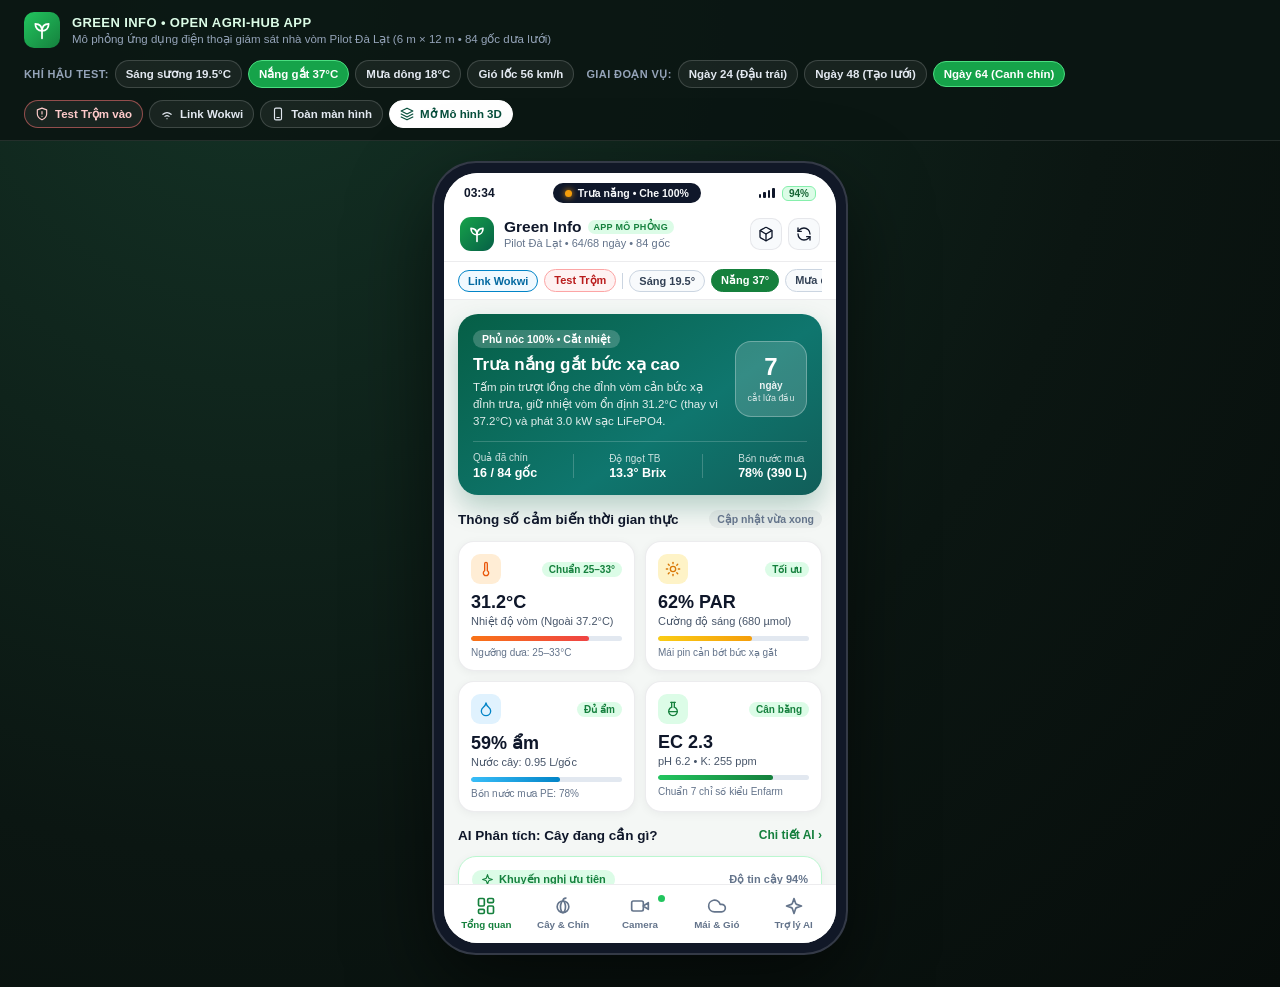
<file: app/index.html>
<!doctype html>
<html lang="vi">
<head>
  <meta charset="UTF-8" />
  <meta name="viewport" content="width=device-width, initial-scale=1.0, maximum-scale=1.0, user-scalable=no, viewport-fit=cover" />
  <title>Green Info Mobile App – Giám sát Nông điện & AI Dưa lưới Đà Lạt</title>
  <link rel="stylesheet" href="styles.css?v=20261122z" />
</head>
<body>
  <!-- Desktop Showcase Control Strip (hidden automatically on mobile phones) -->
  <header class="showcase-bar" id="showcase-bar">
    <div class="sb-brand">
      <span class="sb-logo-dot" aria-hidden="true">
        <svg viewBox="0 0 24 24" fill="none" stroke="currentColor" stroke-width="2.1" stroke-linecap="round" stroke-linejoin="round">
          <path d="M12 22v-9" />
          <path d="M12 13C7 13 4 9.5 4 4.5c5 0 8 3 8 8.5Z" />
          <path d="M12 13c5 0 8-3.5 8-8.5-5 0-8 3-8 8.5Z" />
        </svg>
      </span>
      <div>
        <div class="sb-title">GREEN INFO • OPEN AGRI-HUB APP</div>
        <div class="sb-sub">Mô phỏng ứng dụng điện thoại giám sát nhà vòm Pilot Đà Lạt (6 m × 12 m • 84 gốc dưa lưới)</div>
      </div>
    </div>

    <div class="sb-controls">
      <div class="sb-group">
        <span class="sb-label">Khí hậu test:</span>
        <button class="sb-pill" data-sim-weather="morning">Sáng sương 19.5°C</button>
        <button class="sb-pill active" data-sim-weather="heatwave">Nắng gắt 37°C</button>
        <button class="sb-pill" data-sim-weather="rainstorm">Mưa dông 18°C</button>
        <button class="sb-pill danger" data-sim-weather="typhoon">Gió lốc 56 km/h</button>
      </div>
      <div class="sb-group">
        <span class="sb-label">Giai đoạn vụ:</span>
        <button class="sb-pill" data-sim-stage="vegetative">Ngày 24 (Đậu trái)</button>
        <button class="sb-pill" data-sim-stage="netting">Ngày 48 (Tạo lưới)</button>
        <button class="sb-pill active" data-sim-stage="harvest">Ngày 64 (Canh chín)</button>
      </div>
      <div class="sb-group">
        <button class="sb-btn-ghost danger-outline" id="btn-sb-intruder" title="Thử kịch bản Camera AI phát hiện trộm đột nhập ban đêm">
          <svg viewBox="0 0 24 24" fill="none" stroke="currentColor" stroke-width="2" stroke-linecap="round" stroke-linejoin="round"><path d="M12 22s8-4 8-10V5l-8-3-8 3v7c0 6 8 10 8 10Z"/><path d="M12 8v4"/><path d="M12 16h.01"/></svg>
          <span>Test Trộm vào</span>
        </button>
        <button class="sb-btn-ghost" id="btn-sb-wokwi" title="Kết nối trực tiếp mạch ESP32 trên Wokwi (greeninfo/v2/pilot01)">
          <svg viewBox="0 0 24 24" fill="none" stroke="currentColor" stroke-width="2" stroke-linecap="round" stroke-linejoin="round"><path d="M5 12.55a11 11 0 0 1 14.08 0"/><path d="M8.53 16.11a6 6 0 0 1 6.95 0"/><circle cx="12" cy="20" r="1" fill="currentColor" stroke="none"/></svg>
          <span>Link Wokwi</span>
        </button>
        <button class="sb-btn-ghost" id="btn-toggle-frame" title="Chuyển giữa Khung điện thoại & Toàn màn hình">
          <svg viewBox="0 0 24 24" fill="none" stroke="currentColor" stroke-width="2" stroke-linecap="round" stroke-linejoin="round"><rect x="6" y="2" width="12" height="20" rx="2.5"/><path d="M10 18h4"/></svg>
          <span>Toàn màn hình</span>
        </button>
        <a class="sb-btn-primary" href="../" title="Quay lại Mô hình Nhà vòm 3D">
          <svg viewBox="0 0 24 24" fill="none" stroke="currentColor" stroke-width="2" stroke-linecap="round" stroke-linejoin="round"><path d="M12 2 2 7l10 5 10-5-10-5Z"/><path d="m2 17 10 5 10-5"/><path d="m2 12 10 5 10-5"/></svg>
          <span>Mở Mô hình 3D</span>
        </a>
      </div>
    </div>
  </header>

  <!-- Centered Smartphone Device Frame (Native full-screen on mobile) -->
  <main class="stage-wrap">
    <div class="phone-shell" id="phone-shell">
      <div class="phone-speaker" aria-hidden="true"></div>
      <div class="phone-screen" id="phone-screen">

        <!-- Native App Status Bar -->
        <div class="ios-statusbar">
          <span class="ios-time" id="app-clock">22:33</span>
          <div class="ios-island" aria-hidden="true">
            <span class="island-dot" id="island-dot"></span>
            <span class="island-txt" id="island-status">AI Hub Online</span>
          </div>
          <div class="ios-icons">
            <span class="sig-bars" title="LoRa/4G Signal">
              <i></i><i></i><i></i><i></i>
            </span>
            <span class="bat-pill" id="top-battery" title="Ắc quy LiFePO4 94%">
              <span class="bat-lvl">94%</span>
            </span>
          </div>
        </div>

        <!-- App Sticky Top Bar -->
        <header class="app-header">
          <div class="ah-left">
            <div class="ah-mark">
              <svg viewBox="0 0 24 24" fill="none" stroke="currentColor" stroke-width="2.2" stroke-linecap="round" stroke-linejoin="round">
                <path d="M12 22v-9"/><path d="M12 13C7 13 4 9.5 4 4.5c5 0 8 3 8 8.5Z"/><path d="M12 13c5 0 8-3.5 8-8.5-5 0-8 3-8 8.5Z"/>
              </svg>
            </div>
            <div>
              <div class="ah-title-row">
                <span class="ah-name">Green Info</span>
                <span class="ah-badge-sim">APP MÔ PHỎNG</span>
              </div>
              <div class="ah-sub" id="ah-subtitle">Nhà vòm Pilot Đà Lạt • 72 m² • 84 gốc</div>
            </div>
          </div>
          <div class="ah-actions">
            <a class="ah-icon-btn" href="../" title="Xem mô hình 3D" aria-label="Xem mô hình 3D">
              <svg viewBox="0 0 24 24" fill="none" stroke="currentColor" stroke-width="2" stroke-linecap="round" stroke-linejoin="round"><path d="M21 16V8a2 2 0 0 0-1-1.73l-7-4a2 2 0 0 0-2 0l-7 4A2 2 0 0 0 3 8v8a2 2 0 0 0 1 1.73l7 4a2 2 0 0 0 2 0l7-4A2 2 0 0 0 21 16z"/><polyline points="3.27 6.96 12 12.01 20.73 6.96"/><line x1="12" y1="22.08" x2="12" y2="12"/></svg>
            </a>
            <button class="ah-icon-btn" id="btn-sync-sensors" title="Làm mới dữ liệu cảm biến" aria-label="Đồng bộ cảm biến">
              <svg viewBox="0 0 24 24" fill="none" stroke="currentColor" stroke-width="2" stroke-linecap="round" stroke-linejoin="round"><path d="M21 12a9 9 0 0 0-9-9 9.75 9.75 0 0 0-6.74 2.74L3 8"/><path d="M3 3v5h5"/><path d="M3 12a9 9 0 0 0 9 9 9.75 9.75 0 0 0 6.74-2.74L21 16"/><path d="M16 16h5v5"/></svg>
            </button>
          </div>
        </header>

        <!-- Inline Quick Sim Strip inside Mobile App (always reachable on mobile phones too) -->
        <div class="mobile-sim-strip">
          <div class="mss-scroll">
            <button class="mss-chip hil" id="btn-app-wokwi">Link Wokwi</button>
            <button class="mss-chip sec-test" id="btn-app-intruder">Test Trộm</button>
            <span class="mss-sep"></span>
            <button class="mss-chip" data-sim-weather="morning">Sáng 19.5°</button>
            <button class="mss-chip active" data-sim-weather="heatwave">Nắng 37°</button>
            <button class="mss-chip" data-sim-weather="rainstorm">Mưa dông</button>
            <button class="mss-chip danger" data-sim-weather="typhoon">Bão 56km/h</button>
            <span class="mss-sep"></span>
            <button class="mss-chip" data-sim-stage="vegetative">N24</button>
            <button class="mss-chip" data-sim-stage="netting">N48</button>
            <button class="mss-chip active" data-sim-stage="harvest">N64 Chín</button>
          </div>
        </div>

        <!-- Global Intrusion Push Banner (visible immediately across all tabs when triggered) -->
        <div class="intruder-global-banner hidden" id="intruder-global-banner" role="alert">
          <div class="igb-left">
            <span class="igb-pulse"></span>
            <div>
              <div class="igb-title" id="igb-title">BÁO ĐỘNG! NGƯỜI LẠ XÂM NHẬP</div>
              <div class="igb-sub" id="igb-sub">Cam AI vừa chụp ảnh bằng chứng • Đã bật còi &amp; đèn pha</div>
            </div>
          </div>
          <div class="igb-actions">
            <button class="igb-btn-view" id="btn-igb-view">Xem Cam</button>
            <button class="igb-btn-mute" id="btn-igb-clear">An toàn</button>
          </div>
        </div>

        <!-- Scrollable App Viewport -->
        <div class="app-scroll" id="app-scroll">

          <!-- ==================== TAB 1: TỔNG QUAN ==================== -->
          <section class="tab-view active" id="tab-overview" data-tab="overview">
            <!-- Live Status Hero Card -->
            <div class="hero-card" id="ov-hero-card">
              <div class="hc-top">
                <div>
                  <span class="hc-pill" id="ov-dome-badge">Mái pin phủ nóc 100%</span>
                  <h2 class="hc-title" id="ov-climate-title">Trưa nắng bức xạ cao</h2>
                  <p class="hc-desc" id="ov-climate-desc">Tấm pin trượt phủ đỉnh giúp hạ 6.0°C trong vòm (còn 31.2°C), phát 3.0 kW sạc LiFePO4.</p>
                </div>
                <div class="hc-ring-wrap">
                  <div class="hc-countdown-box">
                    <span class="hcb-num" id="ov-days-left">4</span>
                    <span class="hcb-unit">ngày</span>
                    <span class="hcb-lbl">cắt lứa đầu</span>
                  </div>
                </div>
              </div>

              <div class="hc-footer">
                <div class="hcf-stat">
                  <span class="hcf-lbl">Quả đã chín</span>
                  <span class="hcf-val green" id="ov-ripe-summary">22 / 84 gốc</span>
                </div>
                <div class="hcf-div"></div>
                <div class="hcf-stat">
                  <span class="hcf-lbl">Độ ngọt TB</span>
                  <span class="hcf-val amber" id="ov-brix-avg">13.8° Brix</span>
                </div>
                <div class="hcf-div"></div>
                <div class="hcf-stat">
                  <span class="hcf-lbl">Bồn nước mưa</span>
                  <span class="hcf-val blue" id="ov-tank-pct">78% (390 L)</span>
                </div>
              </div>
            </div>

            <!-- 4 Core Telemetry Metrics (Nhiệt độ, Ánh sáng, Nước, Dinh dưỡng) -->
            <div class="section-head">
              <h3>Thông số cảm biến thời gian thực</h3>
              <span class="sh-tag" id="sensor-sync-time">Cập nhật vừa xong</span>
            </div>

            <div class="metrics-grid">
              <!-- Temp -->
              <article class="metric-card">
                <div class="mc-head">
                  <span class="mc-icon temp">
                    <svg viewBox="0 0 24 24" fill="none" stroke="currentColor" stroke-width="2" stroke-linecap="round" stroke-linejoin="round"><path d="M14 4v10.54a4 4 0 1 1-4 0V4a2 2 0 0 1 4 0Z"/></svg>
                  </span>
                  <span class="mc-status ok" id="mc-temp-badge">Ổn định</span>
                </div>
                <div class="mc-val" id="mc-temp-val">31.2°C</div>
                <div class="mc-lbl">Nhiệt độ vòm <span id="mc-temp-out">(Ngoài 37.2°C)</span></div>
                <div class="mc-bar"><i id="mc-temp-bar" style="width: 68%"></i></div>
                <div class="mc-sub">Ngưỡng dưa: 25–33°C</div>
              </article>

              <!-- Light PAR -->
              <article class="metric-card">
                <div class="mc-head">
                  <span class="mc-icon sun">
                    <svg viewBox="0 0 24 24" fill="none" stroke="currentColor" stroke-width="2" stroke-linecap="round" stroke-linejoin="round"><circle cx="12" cy="12" r="4"/><path d="M12 2v2"/><path d="M12 20v2"/><path d="m4.93 4.93 1.41 1.41"/><path d="m17.66 17.66 1.41 1.41"/><path d="M2 12h2"/><path d="M20 12h2"/><path d="m6.34 17.66-1.41 1.41"/><path d="m19.07 4.93-1.41 1.41"/></svg>
                  </span>
                  <span class="mc-status ok" id="mc-par-badge">Tối ưu</span>
                </div>
                <div class="mc-val" id="mc-par-val">62% PAR</div>
                <div class="mc-lbl">Cường độ sáng <span id="mc-par-umol">(680 µmol)</span></div>
                <div class="mc-bar sun"><i id="mc-par-bar" style="width: 62%"></i></div>
                <div class="mc-sub" id="mc-par-sub">Mái pin cắt bức xạ gắt</div>
              </article>

              <!-- Water & Soil Moisture -->
              <article class="metric-card">
                <div class="mc-head">
                  <span class="mc-icon water">
                    <svg viewBox="0 0 24 24" fill="none" stroke="currentColor" stroke-width="2" stroke-linecap="round" stroke-linejoin="round"><path d="M12 22a7 7 0 0 0 7-7c0-2-1-3.9-3-5.5s-3.5-4-4-6.5c-.5 2.5-2 4.9-4 6.5C6 11.1 5 13 5 15a7 7 0 0 0 7 7z"/></svg>
                  </span>
                  <span class="mc-status ok" id="mc-water-badge">Đủ ẩm</span>
                </div>
                <div class="mc-val" id="mc-water-val">68% ẩm</div>
                <div class="mc-lbl">Nước cây: <span id="mc-water-l">1.45 L/gốc</span></div>
                <div class="mc-bar water"><i id="mc-water-bar" style="width: 68%"></i></div>
                <div class="mc-sub" id="mc-water-sub">Bồn nước mưa PE: 78%</div>
              </article>

              <!-- Nutrition EC/NPK -->
              <article class="metric-card">
                <div class="mc-head">
                  <span class="mc-icon npk">
                    <svg viewBox="0 0 24 24" fill="none" stroke="currentColor" stroke-width="2" stroke-linecap="round" stroke-linejoin="round"><path d="M10 2v7.31"/><path d="M14 9.3V1.99"/><path d="M8.5 2h7"/><path d="M14 9.3a6.5 6.5 0 1 1-4 0"/><path d="M5.52 16h12.96"/></svg>
                  </span>
                  <span class="mc-status ok" id="mc-npk-badge">Cân bằng</span>
                </div>
                <div class="mc-val" id="mc-ec-val">EC 2.1</div>
                <div class="mc-lbl">pH <span id="mc-ph-val">6.2</span> • K: <span id="mc-k-val">215</span> ppm</div>
                <div class="mc-bar npk"><i id="mc-npk-bar" style="width: 76%"></i></div>
                <div class="mc-sub">Chuẩn 7 chỉ số kiểu Enfarm</div>
              </article>
            </div>

            <!-- AI Urgent Diagnosis Card -->
            <div class="section-head">
              <h3>AI Phân tích: Cây đang cần gì?</h3>
              <button class="sh-link" data-go-tab="ai">Chi tiết AI ›</button>
            </div>

            <div class="ai-summary-card" id="ov-ai-card">
              <div class="ais-header">
                <span class="ais-badge">
                  <svg viewBox="0 0 24 24" fill="none" stroke="currentColor" stroke-width="2" stroke-linecap="round" stroke-linejoin="round"><path d="m12 3-1.912 5.813a2 2 0 0 1-1.275 1.275L3 12l5.813 1.912a2 2 0 0 1 1.275 1.275L12 21l1.912-5.813a2 2 0 0 1 1.275-1.275L21 12l-5.813-1.912a2 2 0 0 1-1.275-1.275L12 3Z"/></svg>
                  Khuyến nghị ưu tiên
                </span>
                <span class="ais-conf" id="ov-ai-conf">Độ tin cậy 94%</span>
              </div>
              <p class="ais-headline" id="ov-ai-headline">Giảm 25% lượng tưới để siết đường đạt ≥ 14° Brix, giữ pin phủ nóc cắt nhiệt.</p>
              <ul class="ais-needs" id="ov-ai-needs"></ul>
              <div class="ais-actions">
                <button class="btn-ai-apply" id="btn-ov-apply-ai">Áp dụng lệnh tối ưu ngay</button>
                <button class="btn-ai-ask" data-go-tab="ai">Hỏi AI thêm</button>
              </div>
            </div>

            <!-- Ripeness & Weather Mini Glance -->
            <div class="glance-pair">
              <button class="glance-card" data-go-tab="crops">
                <div class="gc-top">
                  <span class="gc-t">Tỷ lệ Xanh / Chín</span>
                  <span class="gc-arrow">›</span>
                </div>
                <div class="gc-stackbar" id="ov-ripeness-bar">
                  <span class="sb-ripe" style="width:26%"></span>
                  <span class="sb-turn" style="width:40%"></span>
                  <span class="sb-green" style="width:34%"></span>
                </div>
                <div class="gc-legend" id="ov-ripeness-legend">22 Chín • 34 Sắp chín • 28 Xanh</div>
              </button>

              <button class="glance-card" data-go-tab="dome">
                <div class="gc-top">
                  <span class="gc-t">Mái vòm &amp; Gió</span>
                  <span class="gc-arrow">›</span>
                </div>
                <div class="gc-wind" id="ov-dome-glance">Gió 7 km/h • Nắng 37°</div>
                <div class="gc-forecast" id="ov-forecast-glance">Dự báo 3h tới: Giảm nắng dần</div>
              </button>
            </div>

            <!-- Instant Live Camera & Anti-Theft Quick Card on Home Screen -->
            <div class="cam-glance-card" id="ov-cam-glance">
              <div class="cgc-left">
                <span class="cgc-dot" id="ov-cam-dot"></span>
                <div>
                  <div class="cgc-title" id="ov-cam-title">Camera AI &amp; Chống trộm: Đang trực 24/7</div>
                  <div class="cgc-sub" id="ov-cam-sub">2 Cam dùng chung (Hành lang 12 m + Cửa lùa) • Cửa đã khóa</div>
                </div>
              </div>
              <button class="cgc-btn" data-go-tab="camera">Xem Cam ›</button>
            </div>
          </section>

          <!-- ==================== TAB 2: VƯỜN & CANH CHÍN ==================== -->
          <section class="tab-view" id="tab-crops" data-tab="crops">
            <!-- Harvest Countdown Banner -->
            <div class="harvest-banner">
              <div class="hb-left">
                <div class="hb-stage" id="crop-stage-label">Vụ Pilot 65–75 ngày • Ngày thứ 64</div>
                <h3 class="hb-title" id="crop-harvest-title">Thu hoạch rộ sau ~4 ngày nữa</h3>
                <p class="hb-sub" id="crop-harvest-sub">Dự kiến hái chọn lọc 22 quả chín sớm hôm nay; 34 quả đang chuyển vàng đạt chuẩn sau 4–6 ngày.</p>
              </div>
              <div class="hb-progress-ring">
                <svg viewBox="0 0 64 64">
                  <circle class="pr-bg" cx="32" cy="32" r="26" />
                  <circle class="pr-fill" id="crop-cycle-ring" cx="32" cy="32" r="26" stroke-dasharray="163.36" stroke-dashoffset="16" />
                </svg>
                <span class="pr-txt" id="crop-cycle-pct">91%</span>
              </div>
            </div>

            <!-- Counts + Filter Tabs -->
            <div class="ripeness-counts">
              <button class="rc-pill active" data-crop-filter="all">Tất cả <b id="cnt-all">84</b></button>
              <button class="rc-pill ripe" data-crop-filter="ripe">Đã chín <b id="cnt-ripe">22</b></button>
              <button class="rc-pill turning" data-crop-filter="turning">Sắp chín <b id="cnt-turning">34</b></button>
              <button class="rc-pill green" data-crop-filter="green">Còn xanh <b id="cnt-green">28</b></button>
            </div>

            <!-- Interactive 4-Row Orchard Grid (84 plants) -->
            <div class="orchard-card">
              <div class="oc-head">
                <div>
                  <h4>Sơ đồ 4 luống (84 gốc xơ dừa)</h4>
                  <span>Chạm từng gốc để soi Xanh/Chín &amp; nước dinh dưỡng</span>
                </div>
                <span class="oc-legend-dots">
                  <i class="d-green"></i>Xanh
                  <i class="d-turn"></i>Sắp chín
                  <i class="d-ripe"></i>Đã chín
                </span>
              </div>
              <div class="orchard-grid" id="orchard-grid"></div>
              <div class="oc-sensors-note">
                <span class="sensor-badge-enfarm">Z1 / Z2</span> 2 trạm đất <b>A4</b> &amp; <b>C14</b> + <b>1–2 Camera dùng chung (~0,5–1 tr)</b> quét lối đi • Chỉ ra vườn khi bón phân hoặc thu hoạch
              </div>
            </div>

            <!-- Selected Plant AI Vision & Ripeness Inspector -->
            <div class="plant-inspector" id="plant-inspector">
              <div class="pi-top">
                <div class="pi-fruit-svg" id="pi-fruit-visual" aria-hidden="true"></div>
                <div class="pi-info">
                  <div class="pi-badge-row">
                    <span class="pi-id" id="pi-id">Gốc A04</span>
                    <span class="pi-status-badge ripe" id="pi-status-badge">Đã chín • Sẵn sàng hái</span>
                  </div>
                  <h4 class="pi-name" id="pi-title">Dưa lưới Kim Hoàng Hậu – Lưới nổi 100%</h4>
                  <p class="pi-desc" id="pi-desc">AI Edge Vision nhận diện vân lưới đan khít, vỏ chuyển kem vàng &amp; vòng nứt nhẹ quanh cuống quả.</p>
                </div>
              </div>

              <div class="pi-metrics">
                <div><span>Độ chín AI</span><b id="pi-ripeness">96%</b></div>
                <div><span>Brix dự báo</span><b id="pi-brix">14.6°</b></div>
                <div><span>Còn lại</span><b id="pi-days">Hái hôm nay</b></div>
                <div><span>Nhu cầu nước</span><b id="pi-water-need">Siết 0.9 L</b></div>
              </div>

              <div class="pi-advice" id="pi-advice">
                AI đề xuất: Có thể cắt thu hoạch trong sáng nay khi đường tích lũy đạt đỉnh trước giờ nắng gắt.
              </div>
            </div>

            <!-- Green vs Ripe Reference Guide -->
            <div class="compare-card">
              <h4>Tiêu chuẩn canh Dưa Xanh vs Đã Chín (AI Vision)</h4>
              <div class="cmp-cols">
                <div class="cmp-col green">
                  <div class="cc-head">Quả Đang Xanh (Ngày 25–52)</div>
                  <ul>
                    <li><b>Vỏ &amp; Lưới:</b> Xanh lục sẫm, vân lưới thưa hoặc mới rạn nhẹ.</li>
                    <li><b>Độ ngọt:</b> ~8.5 – 11.5° Brix, thịt còn cứng/nhạt.</li>
                    <li><b>Chế độ chăm:</b> Tưới đủ 1.4–1.6 L/ngày, giữ ẩm 68%, bổ sung Kali + Canxi giúp chắc vỏ.</li>
                  </ul>
                </div>
                <div class="cmp-col ripe">
                  <div class="cc-head">Quả Đã Chín (Ngày 62–75)</div>
                  <ul>
                    <li><b>Vỏ &amp; Lưới:</b> Chuyển vàng kem, vân lưới nổi gờ dày 100%, rạn chân cuống &amp; thơm nhẹ.</li>
                    <li><b>Độ ngọt:</b> ≥ 13.8 – 15.0° Brix (Loại 1 thương phẩm).</li>
                    <li><b>Chế độ chăm:</b> Siết nước giảm về 52–56% ẩm giá thể để cô đặc vị ngọt, hái buổi sáng.</li>
                  </ul>
                </div>
              </div>
            </div>
          </section>

          <!-- ==================== TAB 3: MÁI VÒM & THỜI TIẾT ==================== -->
          <section class="tab-view" id="tab-dome" data-tab="dome">
            <!-- Live SVG Dome Simulation Canvas -->
            <div class="dome-visual-card">
              <div class="dvc-head">
                <div>
                  <span class="dvc-pill" id="dome-mode-pill">Trạng thái: Đang trượt phủ đỉnh</span>
                  <h3>Khu vực Mái vòm &amp; Khí tượng</h3>
                </div>
                <span class="dvc-wind-badge" id="dome-wind-badge">Gió 7 km/h</span>
              </div>

              <!-- Animated SVG Dome Cross-Section + Weather -->
              <div class="dome-svg-box" id="dome-svg-box">
                <svg viewBox="0 0 360 190" class="dome-svg" id="dome-svg">
                  <defs>
                    <linearGradient id="skyGrad" x1="0" y1="0" x2="0" y2="1">
                      <stop offset="0%" stop-color="#bae6fd" id="svg-sky-top"/>
                      <stop offset="100%" stop-color="#f0fdf4" id="svg-sky-bot"/>
                    </linearGradient>
                    <linearGradient id="pvGrad" x1="0" y1="0" x2="1" y2="1">
                      <stop offset="0%" stop-color="#1e3a8a"/>
                      <stop offset="100%" stop-color="#0f172a"/>
                    </linearGradient>
                  </defs>
                  <!-- Sky Background -->
                  <rect x="0" y="0" width="360" height="190" rx="14" fill="url(#skyGrad)"/>
                  <!-- Da Lat Hills -->
                  <path d="M0 155 Q70 112 150 142 T360 135 L360 190 L0 190 Z" fill="#86efac" opacity="0.45"/>
                  <path d="M0 162 Q120 130 230 155 T360 148 L360 190 L0 190 Z" fill="#22c55e" opacity="0.3"/>
                  <!-- Ground & Concrete Pad -->
                  <rect x="0" y="160" width="360" height="30" fill="#9a4e36" opacity="0.22"/>
                  <rect x="65" y="156" width="230" height="8" rx="2" fill="#cbd5e1"/>

                  <!-- Rain Layer (shown on rain/typhoon) -->
                  <g id="svg-rain-layer" opacity="0"></g>
                  <!-- Sun Glow (shown on morning/heatwave) -->
                  <g id="svg-sun-glow">
                    <circle cx="305" cy="36" r="18" fill="#fde047" opacity="0.88"/>
                    <circle cx="305" cy="36" r="28" fill="#fef08a" opacity="0.35"/>
                  </g>

                  <!-- Greenhouse Outer Arch & PE Roof -->
                  <path d="M 85 156 L 85 95 Q 180 28 275 95 L 275 156" fill="rgba(224,242,254,0.38)" stroke="#64748b" stroke-width="3.2"/>
                  <!-- PE Water Gutter Edges at ±2.84m -->
                  <path d="M 88 95 L 94 95 L 94 102 L 88 102 Z" fill="#0284c7"/>
                  <path d="M 266 95 L 272 95 L 272 102 L 266 102 Z" fill="#0284c7"/>

                  <!-- Interior Melon Plants -->
                  <g fill="#16a34a" opacity="0.85">
                    <line x1="125" y1="154" x2="125" y2="112" stroke="#15803d" stroke-width="2.5"/>
                    <circle cx="122" cy="126" r="4.5" fill="#d97706"/>
                    <line x1="155" y1="154" x2="155" y2="108" stroke="#15803d" stroke-width="2.5"/>
                    <circle cx="158" cy="124" r="4.5" fill="#16a34a"/>
                    <line x1="205" y1="154" x2="205" y2="108" stroke="#15803d" stroke-width="2.5"/>
                    <circle cx="202" cy="125" r="4.5" fill="#ca8a04"/>
                    <line x1="235" y1="154" x2="235" y2="112" stroke="#15803d" stroke-width="2.5"/>
                    <circle cx="238" cy="126" r="4.5" fill="#16a34a"/>
                  </g>

                  <!-- Dynamic Sliding Solar Panels (transformed via JS based on slider) -->
                  <path id="svg-solar-left" d="M 79 148 L 79 100" stroke="url(#pvGrad)" stroke-width="7" stroke-linecap="round" fill="none"/>
                  <path id="svg-solar-right" d="M 281 148 L 281 100" stroke="url(#pvGrad)" stroke-width="7" stroke-linecap="round" fill="none"/>

                  <!-- Freestanding Wind Station Outside Right Corner -->
                  <line x1="322" y1="160" x2="322" y2="76" stroke="#475569" stroke-width="3"/>
                  <rect x="316" y="153" width="12" height="7" rx="1" fill="#64748b"/>
                  <g id="svg-anemo-rotor" transform="translate(322, 76)">
                    <line x1="-11" y1="0" x2="11" y2="0" stroke="#0f172a" stroke-width="2"/>
                    <circle cx="-11" cy="0" r="3" fill="#dc2626"/>
                    <circle cx="11" cy="0" r="3" fill="#0f172a"/>
                    <line x1="0" y1="-9" x2="0" y2="9" stroke="#0f172a" stroke-width="1.6"/>
                  </g>

                  <!-- Rainwater Tank on Left Back -->
                  <rect x="36" y="128" width="22" height="28" rx="4" fill="#0284c7"/>
                  <rect x="40" y="124" width="14" height="4" rx="1" fill="#0f172a"/>
                  <text x="47" y="145" font-size="7" font-weight="700" fill="#ffffff" text-anchor="middle" id="svg-tank-txt">78%</text>

                  <!-- Live Telemetry Callouts on SVG -->
                  <rect x="132" y="10" width="96" height="20" rx="10" fill="rgba(15,23,42,0.78)"/>
                  <text x="180" y="23" font-size="9.5" font-weight="700" fill="#ffffff" text-anchor="middle" id="svg-dome-label">Vòm: 31.2°C • PV 100%</text>
                </svg>
              </div>

              <!-- Interactive Solar Deploy Slider -->
              <div class="dome-slider-wrap">
                <div class="dsw-top">
                  <span>Điều khiển thử cơ cấu Pin trượt lồng</span>
                  <b id="app-solar-pct">100%</b>
                </div>
                <input type="range" id="app-solar-slider" min="0" max="100" value="100" />
                <div class="dsw-notes">
                  <span>0% Thu gọn vách (Đón nắng sáng / Che bão)</span>
                  <span>100% Phủ nóc (Cắt nhiệt +3.0 kW)</span>
                </div>
              </div>
            </div>

            <!-- 4 Dome Zones Status -->
            <div class="section-head">
              <h3>Chi tiết 4 khu vực mái vòm</h3>
              <span class="sh-tag">Fail-Safe Ready</span>
            </div>

            <div class="zones-grid">
              <div class="zone-card">
                <span class="zc-name">Trạm Gió Góc Phải</span>
                <b class="zc-val" id="z-wind-val">7 km/h • ĐN</b>
                <span class="zc-sub" id="z-wind-sub">Giật 11 km/h • An toàn</span>
              </div>
              <div class="zone-card">
                <span class="zc-name">Bức xạ &amp; Nắng/Mưa</span>
                <b class="zc-val" id="z-sun-val">Nắng gắt • 0 mm</b>
                <span class="zc-sub" id="z-sun-sub">UV cao • Thu gom nước: Tắt</span>
              </div>
              <div class="zone-card">
                <span class="zc-name">Ray Pin Trượt Lồng</span>
                <b class="zc-val" id="z-pv-val">100% • 3.0 kW</b>
                <span class="zc-sub" id="z-pv-sub">Ray 8/13.5 cm • Cân bằng tải</span>
              </div>
              <div class="zone-card">
                <span class="zc-name">Mái PE &amp; Lưới 32 Mesh</span>
                <b class="zc-val" id="z-mesh-val">Chênh -6.0°C</b>
                <span class="zc-sub" id="z-mesh-sub">Kín nước mưa • Thông gió tốt</span>
              </div>
            </div>

            <!-- AI Weather Forecast Engine -->
            <div class="section-head">
              <h3>AI Dự báo Thời tiết Khu vực Mái vòm</h3>
              <span class="sh-tag ai">Edge AI + Open Weather</span>
            </div>

            <div class="forecast-alert" id="forecast-alert">
              <div class="fa-head">
                <span class="fa-badge">Dự báo +25 phút tới</span>
                <span class="fa-prob" id="fa-prob">Xác suất 89%</span>
              </div>
              <p class="fa-msg" id="fa-msg">Bức xạ mặt trời bắt đầu giảm nhẹ sau 14:30. AI sẽ thu pin dần từ 100% về 40% rồi 0% lúc 16:00 để đón ánh sáng dịu chiều.</p>
            </div>

            <!-- Hourly Timeline Forecast -->
            <div class="hourly-card">
              <div class="hc-subhead">Biểu đồ dự báo theo giờ &amp; Tự động hóa mái pin</div>
              <div class="hourly-strip" id="hourly-strip"></div>
            </div>

            <!-- 3-Day Da Lat Highland Forecast -->
            <div class="days-card" id="days-forecast"></div>
          </section>

          <!-- ==================== TAB 5: CAMERA AI & CHỐNG TRỘM ==================== -->
          <section class="tab-view" id="tab-camera" data-tab="camera">
            <!-- Security Status Banner -->
            <div class="cam-status-card" id="cam-status-card">
              <div class="csc-left">
                <span class="csc-pill" id="cam-guard-pill">AN NINH: ĐANG CANH GÁC</span>
                <h3 id="cam-status-title">Camera AI Trực tiếp &amp; Chống trộm</h3>
                <p id="cam-status-desc">Ban ngày quét 84 gốc dưa • Ban đêm chuyển AI nhận diện người lạ + còi hú 110dB + báo điện thoại &lt; 2s.</p>
              </div>
              <div class="csc-lock-tag" id="cam-lock-tag">CỬA KHÓA</div>
            </div>

            <!-- Dual Shared Camera Selector + Night IR / Guard Mode -->
            <div class="cam-switch-row">
              <button class="cam-src-btn active" data-cam-src="cam1">
                <b>Cam 01 • Hành lang 12 m</b>
                <span>Ray trượt soi 4 luống &amp; lối đi</span>
              </button>
              <button class="cam-src-btn" data-cam-src="cam2">
                <b>Cam 02 • Cửa lùa &amp; Bồn</b>
                <span>Bao quát cửa chính &amp; rào ngoài</span>
              </button>
            </div>

            <!-- Live Procedural CCTV Viewport -->
            <div class="cam-viewport" id="cam-viewport">
              <canvas id="cam-canvas" width="480" height="270"></canvas>
              <button class="cam-quick-snap" id="btn-cam-overlay-snap" title="Chụp ảnh màn hình Camera ngay">
                <svg viewBox="0 0 24 24" fill="none" stroke="currentColor" stroke-width="2" stroke-linecap="round" stroke-linejoin="round"><path d="M14.5 4h-5L7 7H4a2 2 0 0 0-2 2v9a2 2 0 0 0 2 2h16a2 2 0 0 0 2-2V9a2 2 0 0 0-2-2h-3l-2.5-3z"/><circle cx="12" cy="13" r="3"/></svg>
              </button>
            </div>

            <!-- Mode Toggles & Corridor Rail Slider -->
            <div class="cam-controls-card">
              <div class="ccc-modes">
                <button class="ccc-toggle" id="btn-cam-ir">
                  <svg viewBox="0 0 24 24" fill="none" stroke="currentColor" stroke-width="2" stroke-linecap="round" stroke-linejoin="round"><path d="M12 3a6 6 0 0 0 9 9 9 9 0 1 1-9-9Z"/></svg>
                  <span>Hồng ngoại Đêm (IR)</span>
                </button>
                <button class="ccc-toggle active" id="btn-cam-guard">
                  <svg viewBox="0 0 24 24" fill="none" stroke="currentColor" stroke-width="2" stroke-linecap="round" stroke-linejoin="round"><path d="M12 22s8-4 8-10V5l-8-3-8 3v7c0 6 8 10 8 10Z"/></svg>
                  <span>AI Canh trộm: BẬT</span>
                </button>
                <button class="ccc-toggle active" id="btn-cam-patrol">
                  <svg viewBox="0 0 24 24" fill="none" stroke="currentColor" stroke-width="2" stroke-linecap="round" stroke-linejoin="round"><path d="M5 12h14"/><path d="m12 5 7 7-7 7"/></svg>
                  <span>Tự trượt ray</span>
                </button>
              </div>

              <div class="ccc-rail-wrap" id="cam-rail-control-wrap">
                <div class="ccc-rail-head">
                  <span>Vị trí Camera trượt trên ray hành lang (Cam 01):</span>
                  <b id="cam-rail-readout">y = 4.2 m • Cặp A07 / C07</b>
                </div>
                <input type="range" id="cam-rail-slider" min="0.5" max="11.5" step="0.1" value="4.2" />
              </div>
            </div>

            <!-- 4 Emergency & Evidence Actions -->
            <div class="cam-defense-grid">
              <button class="cd-btn alarm" id="btn-cam-test-intruder">
                <span class="cd-ico">
                  <svg viewBox="0 0 24 24" fill="none" stroke="currentColor" stroke-width="2" stroke-linecap="round" stroke-linejoin="round"><path d="M10.29 3.86 1.82 18a2 2 0 0 0 1.71 3h16.94a2 2 0 0 0 1.71-3L13.71 3.86a2 2 0 0 0-3.42 0Z"/><line x1="12" y1="9" x2="12" y2="13"/><line x1="12" y1="17" x2="12.01" y2="17"/></svg>
                </span>
                <b id="lbl-btn-intruder">Giả lập Trộm vào</b>
                <small id="sub-btn-intruder">Test phát hiện người lạ</small>
              </button>

              <button class="cd-btn siren" id="btn-cam-siren">
                <span class="cd-ico">
                  <svg viewBox="0 0 24 24" fill="none" stroke="currentColor" stroke-width="2" stroke-linecap="round" stroke-linejoin="round"><polygon points="11 5 6 9 2 9 2 15 6 15 11 19 11 5"/><path d="M15.54 8.46a5 5 0 0 1 0 7.07"/><path d="M19.07 4.93a10 10 0 0 1 0 14.14"/></svg>
                </span>
                <b id="lbl-btn-siren">Bật Còi 110dB + Đèn</b>
                <small id="sub-btn-siren">Đuổi trộm tại chỗ</small>
              </button>

              <button class="cd-btn snap" id="btn-cam-snapshot">
                <span class="cd-ico">
                  <svg viewBox="0 0 24 24" fill="none" stroke="currentColor" stroke-width="2" stroke-linecap="round" stroke-linejoin="round"><path d="M14.5 4h-5L7 7H4a2 2 0 0 0-2 2v9a2 2 0 0 0 2 2h16a2 2 0 0 0 2-2V9a2 2 0 0 0-2-2h-3l-2.5-3z"/><circle cx="12" cy="13" r="3"/></svg>
                </span>
                <b>Chụp ảnh Bằng chứng</b>
                <small>Lưu nhật ký + Tải PNG</small>
              </button>

              <button class="cd-btn lock" id="btn-cam-lock">
                <span class="cd-ico">
                  <svg viewBox="0 0 24 24" fill="none" stroke="currentColor" stroke-width="2" stroke-linecap="round" stroke-linejoin="round"><rect width="18" height="11" x="3" y="11" rx="2" ry="2"/><path d="M7 11V7a5 5 0 0 1 10 0v4"/></svg>
                </span>
                <b id="lbl-btn-lock">Chốt cửa: ĐANG KHÓA</b>
                <small>Khóa từ xa qua Relay 12V</small>
              </button>
            </div>

            <!-- Event History & Evidence Snapshots -->
            <div class="cam-log-card">
              <div class="clc-head">
                <h4>Nhật ký Camera AI &amp; Ảnh Bằng chứng</h4>
                <span class="sh-tag" id="cam-log-count">3 sự kiện</span>
              </div>
              <div class="cam-event-list" id="cam-event-list"></div>
            </div>

            <!-- Dual-Use Cost Justification Card -->
            <div class="cam-dual-note">
              <b>Tại sao không tốn thêm tiền lắp cam chống trộm riêng?</b>
              <p>Chính cụm <b>1–2 Camera AI (~500k–1tr/nhà vòm)</b> dùng chung cho nông nghiệp ban ngày sẽ tự động chuyển chế độ <b>Hồng ngoại AI Human Detection</b> ban đêm (hoặc khi bật "Vắng chủ"): phát hiện dáng người lạ mở cửa/rạch lưới 32 Mesh, tự bật rơ-le đèn pha + còi hú 110dB từ nguồn ắc quy LiFePO4 24V và gửi ảnh chụp về web điện thoại dưới 2 giây (bỏ qua gió rung lá hay chim nhỏ).</p>
            </div>
          </section>

          <!-- ==================== TAB 4: TRỢ LÝ AI ==================== -->
          <section class="tab-view" id="tab-ai" data-tab="ai">
            <div class="ai-hero-banner">
              <div class="ahb-icon">
                <svg viewBox="0 0 24 24" fill="none" stroke="currentColor" stroke-width="2" stroke-linecap="round" stroke-linejoin="round"><path d="m12 3-1.912 5.813a2 2 0 0 1-1.275 1.275L3 12l5.813 1.912a2 2 0 0 1 1.275 1.275L12 21l1.912-5.813a2 2 0 0 1 1.275-1.275L21 12l-5.813-1.912a2 2 0 0 1-1.275-1.275L12 3Z"/></svg>
              </div>
              <div>
                <h3>Trợ lý AI Green Info</h3>
                <p>Phân tích đa biến từ 7 chỉ số đất + vi khí hậu mái vòm &amp; lịch sử độ chín.</p>
              </div>
            </div>

            <!-- Action Simulator Control Panel -->
            <div class="ai-actions-panel">
              <div class="aap-title">Điều khiển nhanh theo khuyến nghị AI</div>
              <div class="aap-btns">
                <button class="aap-btn" id="act-drip">
                  <span>Tưới nhỏ giọt (+8% ẩm)</span>
                  <small>Van 24V • Bồn PE</small>
                </button>
                <button class="aap-btn" id="act-dry-cut">
                  <span>Siết nước ngọt quả (54%)</span>
                  <small>Giai đoạn chín</small>
                </button>
                <button class="aap-btn" id="act-boost-k">
                  <span>Bổ sung Kali (+25 ppm)</span>
                  <small>Tăng Brix &amp; lưới</small>
                </button>
                <button class="aap-btn" id="act-auto-roof">
                  <span>AI Tự chỉnh mái pin</span>
                  <small>Tối ưu PAR &amp; An toàn</small>
                </button>
              </div>
            </div>

            <!-- Full Technical AI Assessment -->
            <div class="ai-report-card" id="ai-full-report">
              <div class="air-head">
                <h4>Báo cáo chẩn đoán tổng hợp hiện tại</h4>
                <span id="ai-risk-badge" class="air-badge ok">Nguy cơ thấp</span>
              </div>
              <div class="air-blocks" id="ai-report-blocks"></div>
            </div>

            <!-- Interactive AI Agronomist Chat -->
            <div class="ai-chat-card">
              <div class="acc-head">Hỏi đáp trực tiếp với AI Vườn dưa</div>
              <div class="acc-prompts">
                <button class="prompt-chip" data-prompt="Cây hôm nay đang cần gì nhất?">Cây cần gì nhất?</button>
                <button class="prompt-chip" data-prompt="Bao lâu nữa thu hoạch và có bao nhiêu quả đã chín?">Bao lâu thu hoạch &amp; Xanh/Chín?</button>
                <button class="prompt-chip" data-prompt="Thời tiết mái vòm gió mưa nắng sắp tới thế nào?">Dự báo gió mưa mái vòm?</button>
                <button class="prompt-chip" data-prompt="Lượng nước và phân NPK hiện tại có chuẩn chưa?">Kiểm tra nước &amp; NPK?</button>
              </div>
              <div class="chat-feed" id="chat-feed"></div>
              <form class="chat-input-bar" id="chat-form">
                <input type="text" id="chat-input" placeholder="Hỏi AI về nhiệt độ, nước, độ chín, thời tiết..." autocomplete="off" />
                <button type="submit" aria-label="Gửi câu hỏi">
                  <svg viewBox="0 0 24 24" fill="none" stroke="currentColor" stroke-width="2.2" stroke-linecap="round" stroke-linejoin="round"><line x1="22" y1="2" x2="11" y2="13"/><polygon points="22 2 15 22 11 13 2 9 22 2"/></svg>
                </button>
              </form>
            </div>

            <div class="transparency-foot">
              Mô phỏng giao diện App Open Agri-Hub kết nối cảm biến đất 7 chỉ số kiểu Enfarm, điều khiển tưới &amp; lộ trình firmware nhúng Rust Fail-Safe (Pilot Green Info Đà Lạt).
            </div>
          </section>

        </div>

        <!-- Bottom App Navigation Tabs -->
        <nav class="app-tabbar" aria-label="Điều hướng ứng dụng">
          <button class="tab-btn active" data-tab-target="overview">
            <svg viewBox="0 0 24 24" fill="none" stroke="currentColor" stroke-width="2" stroke-linecap="round" stroke-linejoin="round"><rect width="7" height="9" x="3" y="3" rx="1.5"/><rect width="7" height="5" x="14" y="3" rx="1.5"/><rect width="7" height="9" x="14" y="12" rx="1.5"/><rect width="7" height="5" x="3" y="16" rx="1.5"/></svg>
            <span>Tổng quan</span>
          </button>
          <button class="tab-btn" data-tab-target="crops">
            <svg viewBox="0 0 24 24" fill="none" stroke="currentColor" stroke-width="2" stroke-linecap="round" stroke-linejoin="round"><circle cx="12" cy="13" r="7"/><path d="M12 6c0-2 1.5-3.5 3.5-3.5"/><path d="M9 13c0-3.5 1.5-7 3-7s3 3.5 3 7-1.5 7-3 7-3-3.5-3-7Z"/></svg>
            <span>Cây &amp; Chín</span>
          </button>
          <button class="tab-btn tab-cam-btn" data-tab-target="camera">
            <span class="tab-cam-dot" id="tab-cam-dot"></span>
            <svg viewBox="0 0 24 24" fill="none" stroke="currentColor" stroke-width="2" stroke-linecap="round" stroke-linejoin="round"><path d="m22 8-6 4 6 4V8Z"/><rect width="14" height="12" x="2" y="6" rx="2" ry="2"/></svg>
            <span>Camera</span>
          </button>
          <button class="tab-btn" data-tab-target="dome">
            <svg viewBox="0 0 24 24" fill="none" stroke="currentColor" stroke-width="2" stroke-linecap="round" stroke-linejoin="round"><path d="M17.5 19H9a7 7 0 1 1 6.71-9h1.79a4.5 4.5 0 1 1 0 9Z"/></svg>
            <span>Mái &amp; Gió</span>
          </button>
          <button class="tab-btn" data-tab-target="ai">
            <svg viewBox="0 0 24 24" fill="none" stroke="currentColor" stroke-width="2" stroke-linecap="round" stroke-linejoin="round"><path d="m12 3-1.912 5.813a2 2 0 0 1-1.275 1.275L3 12l5.813 1.912a2 2 0 0 1 1.275 1.275L12 21l1.912-5.813a2 2 0 0 1 1.275-1.275L21 12l-5.813-1.912a2 2 0 0 1-1.275-1.275L12 3Z"/></svg>
            <span>Trợ lý AI</span>
          </button>
        </nav>

        <!-- App Toast Feedback -->
        <div class="app-toast" id="app-toast" role="status" aria-live="polite"></div>
      </div>
    </div>
  </main>

  <script type="module" src="app.js?v=20261122z"></script>
</body>
</html>
</file>
<file: app/styles.css>
:root {
  --bg-page: #0b1612;
  --bg-surface: #f4f7f5;
  --bg-card: #ffffff;
  --ink: #0f172a;
  --ink-muted: #475569;
  --ink-soft: #64748b;
  --emerald: #15803d;
  --emerald-dark: #064e3b;
  --emerald-light: #dcfce7;
  --sky: #0284c7;
  --sky-light: #e0f2fe;
  --amber: #d97706;
  --amber-light: #fef3c7;
  --danger: #dc2626;
  --danger-light: #fee2e2;
  --line: rgba(15, 23, 42, 0.08);
  --shadow-sm: 0 2px 10px rgba(15, 23, 42, 0.05);
  --shadow-md: 0 10px 28px rgba(15, 23, 42, 0.08);
}

* {
  box-sizing: border-box;
  margin: 0;
  padding: 0;
  -webkit-tap-highlight-color: transparent;
}

html, body {
  min-height: 100%;
  font-family: "Segoe UI", -apple-system, BlinkMacSystemFont, Roboto, Helvetica, Arial, sans-serif;
  color: var(--ink);
  background: radial-gradient(circle at 20% 0%, #143326 0%, #0b1612 60%, #070d0b 100%);
  -webkit-font-smoothing: antialiased;
}

/* ==================== DESKTOP SHOWCASE BAR ==================== */
.showcase-bar {
  display: flex;
  flex-wrap: wrap;
  align-items: center;
  justify-content: space-between;
  gap: 12px;
  padding: 12px 24px;
  background: rgba(10, 22, 18, 0.9);
  border-bottom: 1px solid rgba(255, 255, 255, 0.1);
  color: #f8fafc;
}

.sb-brand {
  display: flex;
  align-items: center;
  gap: 12px;
}

.sb-logo-dot {
  width: 36px;
  height: 36px;
  border-radius: 10px;
  background: linear-gradient(135deg, #22c55e, #15803d);
  display: inline-flex;
  align-items: center;
  justify-content: center;
  color: #fff;
  flex-shrink: 0;
}
.sb-logo-dot svg {
  width: 20px;
  height: 20px;
}

.sb-title {
  font-size: 13px;
  font-weight: 800;
  letter-spacing: 0.4px;
  color: #dcfce7;
}

.sb-sub {
  font-size: 11.5px;
  color: #94a3b8;
  margin-top: 2px;
}

.sb-controls {
  display: flex;
  flex-wrap: wrap;
  align-items: center;
  gap: 12px;
}

.sb-group {
  display: flex;
  align-items: center;
  gap: 6px;
  flex-wrap: wrap;
}

.sb-label {
  font-size: 11px;
  font-weight: 700;
  color: #94a3b8;
  text-transform: uppercase;
  letter-spacing: 0.4px;
}

.sb-pill, .sb-btn-ghost, .sb-btn-primary {
  appearance: none;
  border: 1px solid rgba(255, 255, 255, 0.16);
  background: rgba(255, 255, 255, 0.06);
  color: #e2e8f0;
  font-size: 11.5px;
  font-weight: 600;
  padding: 6px 10px;
  border-radius: 999px;
  cursor: pointer;
  transition: 0.18s ease;
  display: inline-flex;
  align-items: center;
  gap: 6px;
  text-decoration: none;
}

.sb-pill:hover, .sb-btn-ghost:hover {
  background: rgba(255, 255, 255, 0.14);
}

.sb-pill.active {
  background: #16a34a;
  border-color: #4ade80;
  color: #fff;
}

.sb-pill.danger.active {
  background: #dc2626;
  border-color: #f87171;
  color: #fff;
}

.sb-btn-ghost svg, .sb-btn-primary svg {
  width: 14px;
  height: 14px;
}

.sb-btn-primary {
  background: #ffffff;
  color: #064e3b;
  border-color: #ffffff;
  font-weight: 700;
}

.sb-btn-primary:hover {
  background: #dcfce7;
}

/* ==================== PHONE STAGE & BEZEL ==================== */
.stage-wrap {
  display: flex;
  justify-content: center;
  align-items: flex-start;
  padding: 20px 16px 32px;
  min-height: calc(100vh - 64px);
}

.phone-shell {
  width: 100%;
  max-width: 416px;
  height: min(852px, calc(100vh - 106px));
  min-height: 620px;
  background: #111827;
  border-radius: 44px;
  padding: 12px;
  box-shadow: 0 32px 80px rgba(0, 0, 0, 0.55), inset 0 0 0 2px rgba(255, 255, 255, 0.15);
  position: relative;
  transition: max-width 0.25s ease, border-radius 0.25s ease, padding 0.25s ease;
}

body.full-view .stage-wrap {
  padding: 12px;
}
body.full-view .phone-shell {
  max-width: 780px;
  height: calc(100vh - 90px);
  border-radius: 24px;
  padding: 6px;
}

.phone-screen {
  width: 100%;
  height: 100%;
  background: var(--bg-surface);
  border-radius: 34px;
  overflow: hidden;
  display: flex;
  flex-direction: column;
  position: relative;
}

body.full-view .phone-screen {
  border-radius: 18px;
}

/* Native iOS Status Bar */
.ios-statusbar {
  display: flex;
  align-items: center;
  justify-content: space-between;
  padding: 10px 20px 6px;
  background: #ffffff;
  font-size: 12px;
  font-weight: 700;
  color: #0f172a;
  flex-shrink: 0;
}

.ios-island {
  display: inline-flex;
  align-items: center;
  gap: 6px;
  background: #0f172a;
  color: #f8fafc;
  padding: 4px 12px;
  border-radius: 999px;
  font-size: 10.5px;
  font-weight: 600;
}

.island-dot {
  width: 7px;
  height: 7px;
  border-radius: 50%;
  background: #22c55e;
  box-shadow: 0 0 6px #22c55e;
}
.island-dot.warn { background: #f59e0b; box-shadow: 0 0 6px #f59e0b; }
.island-dot.danger { background: #ef4444; box-shadow: 0 0 6px #ef4444; }

.ios-icons {
  display: flex;
  align-items: center;
  gap: 7px;
}

.sig-bars {
  display: inline-flex;
  align-items: flex-end;
  gap: 2px;
  height: 10px;
}
.sig-bars i {
  width: 2.5px;
  background: #0f172a;
  border-radius: 1px;
  display: block;
}
.sig-bars i:nth-child(1) { height: 4px; }
.sig-bars i:nth-child(2) { height: 6px; }
.sig-bars i:nth-child(3) { height: 8px; }
.sig-bars i:nth-child(4) { height: 10px; }

.bat-pill {
  background: #dcfce7;
  color: #166534;
  border: 1px solid #86efac;
  padding: 1px 6px;
  border-radius: 6px;
  font-size: 10px;
  font-weight: 800;
}

/* Sticky App Header */
.app-header {
  display: flex;
  align-items: center;
  justify-content: space-between;
  padding: 8px 16px 10px;
  background: #ffffff;
  border-bottom: 1px solid var(--line);
  flex-shrink: 0;
}

.ah-left {
  display: flex;
  align-items: center;
  gap: 10px;
}

.ah-mark {
  width: 34px;
  height: 34px;
  border-radius: 11px;
  background: linear-gradient(135deg, #16a34a, #065f46);
  color: #ffffff;
  display: flex;
  align-items: center;
  justify-content: center;
  flex-shrink: 0;
}
.ah-mark svg { width: 18px; height: 18px; }

.ah-title-row {
  display: flex;
  align-items: center;
  gap: 6px;
}

.ah-name {
  font-size: 15.5px;
  font-weight: 800;
  color: var(--ink);
}

.ah-badge-sim {
  font-size: 9px;
  font-weight: 800;
  letter-spacing: 0.3px;
  color: #15803d;
  background: #dcfce7;
  padding: 2px 6px;
  border-radius: 999px;
}

.ah-sub {
  font-size: 11px;
  color: var(--ink-soft);
  margin-top: 1px;
}

.ah-actions {
  display: flex;
  align-items: center;
  gap: 6px;
}

.ah-icon-btn {
  width: 32px;
  height: 32px;
  border-radius: 10px;
  border: 1px solid var(--line);
  background: #f8fafc;
  color: var(--ink);
  display: inline-flex;
  align-items: center;
  justify-content: center;
  cursor: pointer;
  text-decoration: none;
  transition: 0.16s ease;
}
.ah-icon-btn:hover { background: #e2e8f0; }
.ah-icon-btn svg { width: 16px; height: 16px; }

/* Inline Sim Strip inside Phone (easy testing even on mobile) */
.mobile-sim-strip {
  background: #ffffff;
  border-bottom: 1px solid var(--line);
  padding: 7px 14px;
  flex-shrink: 0;
}

.mss-scroll {
  display: flex;
  align-items: center;
  gap: 6px;
  overflow-x: auto;
  scrollbar-width: none;
}
.mss-scroll::-webkit-scrollbar { display: none; }

.mss-chip {
  flex-shrink: 0;
  appearance: none;
  border: 1px solid #cbd5e1;
  background: #f8fafc;
  color: #334155;
  font-size: 11px;
  font-weight: 700;
  padding: 4px 9px;
  border-radius: 999px;
  cursor: pointer;
  transition: 0.15s ease;
}
.mss-chip.active {
  background: #15803d;
  border-color: #15803d;
  color: #ffffff;
}
.mss-chip.danger.active {
  background: #dc2626;
  border-color: #dc2626;
  color: #ffffff;
}
.mss-chip.hil {
  border-color: #0284c7;
  color: #0369a1;
  background: #f0f9ff;
}
.mss-chip.hil.active, #btn-sb-wokwi.active {
  background: #0284c7;
  border-color: #38bdf8;
  color: #ffffff;
}
.mss-sep {
  width: 1px;
  height: 16px;
  background: #cbd5e1;
  flex-shrink: 0;
}

/* ==================== MAIN SCROLL CONTAINER ==================== */
.app-scroll {
  flex: 1;
  overflow-y: auto;
  overflow-x: hidden;
  padding: 14px 14px 20px;
  scroll-behavior: smooth;
}
.app-scroll::-webkit-scrollbar { width: 4px; }
.app-scroll::-webkit-scrollbar-thumb { background: rgba(15, 23, 42, 0.15); border-radius: 4px; }

.tab-view {
  display: none;
  flex-direction: column;
  gap: 13px;
  animation: tabFade 0.2s ease;
}
.tab-view.active {
  display: flex;
}

@keyframes tabFade {
  from { opacity: 0; transform: translateY(4px); }
  to { opacity: 1; transform: translateY(0); }
}

.section-head {
  display: flex;
  align-items: center;
  justify-content: space-between;
  margin-top: 2px;
}
.section-head h3 {
  font-size: 13.5px;
  font-weight: 800;
  color: var(--ink);
}
.sh-tag {
  font-size: 10.5px;
  font-weight: 700;
  color: var(--ink-soft);
  background: rgba(15, 23, 42, 0.05);
  padding: 3px 8px;
  border-radius: 999px;
}
.sh-tag.ai {
  color: #0369a1;
  background: #e0f2fe;
}
.sh-link {
  appearance: none;
  background: none;
  border: none;
  color: var(--emerald);
  font-size: 12px;
  font-weight: 700;
  cursor: pointer;
}

/* ==================== TAB 1: HERO & TELEMETRY ==================== */
.hero-card {
  background: linear-gradient(145deg, #065f46 0%, #0f766e 60%, #115e59 100%);
  color: #ffffff;
  border-radius: 20px;
  padding: 15px;
  box-shadow: 0 12px 26px rgba(6, 95, 70, 0.26);
}
.hero-card.rain {
  background: linear-gradient(145deg, #0f172a 0%, #1e3a8a 65%, #0369a1 100%);
  box-shadow: 0 12px 26px rgba(30, 58, 138, 0.28);
}
.hero-card.typhoon {
  background: linear-gradient(145deg, #450a0a 0%, #991b1b 70%, #b91c1c 100%);
  box-shadow: 0 12px 26px rgba(153, 27, 27, 0.28);
}
.hero-card.morning {
  background: linear-gradient(145deg, #047857 0%, #0d9488 65%, #0284c7 100%);
}

.hc-top {
  display: flex;
  justify-content: space-between;
  align-items: center;
  gap: 10px;
}

.hc-pill {
  display: inline-block;
  font-size: 10.5px;
  font-weight: 700;
  background: rgba(255, 255, 255, 0.2);
  padding: 3px 9px;
  border-radius: 999px;
  margin-bottom: 6px;
}

.hc-title {
  font-size: 17px;
  font-weight: 800;
  line-height: 1.25;
}

.hc-desc {
  font-size: 11.5px;
  line-height: 1.45;
  color: rgba(255, 255, 255, 0.88);
  margin-top: 4px;
}

.hc-countdown-box {
  width: 72px;
  height: 76px;
  border-radius: 16px;
  background: rgba(255, 255, 255, 0.16);
  border: 1px solid rgba(255, 255, 255, 0.28);
  display: flex;
  flex-direction: column;
  align-items: center;
  justify-content: center;
  flex-shrink: 0;
  text-align: center;
}
.hcb-num { font-size: 24px; font-weight: 900; line-height: 1; }
.hcb-unit { font-size: 10px; font-weight: 700; opacity: 0.9; margin-top: 1px; }
.hcb-lbl { font-size: 9px; opacity: 0.8; margin-top: 2px; }

.hc-footer {
  margin-top: 12px;
  padding-top: 10px;
  border-top: 1px solid rgba(255, 255, 255, 0.18);
  display: flex;
  align-items: center;
  justify-content: space-between;
}
.hcf-stat { display: flex; flex-direction: column; gap: 2px; }
.hcf-lbl { font-size: 10px; opacity: 0.78; }
.hcf-val { font-size: 12.5px; font-weight: 800; }
.hcf-div { width: 1px; height: 24px; background: rgba(255, 255, 255, 0.2); }

/* 4 Metric Cards Grid */
.metrics-grid {
  display: grid;
  grid-template-columns: repeat(2, 1fr);
  gap: 10px;
}

.metric-card {
  background: var(--bg-card);
  border: 1px solid var(--line);
  border-radius: 16px;
  padding: 12px;
  box-shadow: var(--shadow-sm);
}

.mc-head {
  display: flex;
  align-items: center;
  justify-content: space-between;
  margin-bottom: 8px;
}

.mc-icon {
  width: 30px;
  height: 30px;
  border-radius: 9px;
  display: inline-flex;
  align-items: center;
  justify-content: center;
}
.mc-icon svg { width: 16px; height: 16px; }
.mc-icon.temp { background: #ffedd5; color: #ea580c; }
.mc-icon.sun { background: #fef3c7; color: #d97706; }
.mc-icon.water { background: #e0f2fe; color: #0284c7; }
.mc-icon.npk { background: #dcfce7; color: #15803d; }

.mc-status {
  font-size: 10px;
  font-weight: 700;
  padding: 2px 7px;
  border-radius: 999px;
}
.mc-status.ok { background: #dcfce7; color: #15803d; }
.mc-status.warn { background: #fef3c7; color: #b45309; }
.mc-status.danger { background: #fee2e2; color: #b91c1c; }

.mc-val {
  font-size: 18px;
  font-weight: 800;
  color: var(--ink);
}
.mc-lbl {
  font-size: 11px;
  color: var(--ink-muted);
  margin-top: 2px;
}
.mc-bar {
  height: 5px;
  background: #e2e8f0;
  border-radius: 999px;
  margin: 8px 0 6px;
  overflow: hidden;
}
.mc-bar i {
  display: block;
  height: 100%;
  border-radius: 999px;
  background: linear-gradient(90deg, #f97316, #ef4444);
  transition: width 0.3s ease;
}
.mc-bar.sun i { background: linear-gradient(90deg, #facc15, #f59e0b); }
.mc-bar.water i { background: linear-gradient(90deg, #38bdf8, #0284c7); }
.mc-bar.npk i { background: linear-gradient(90deg, #22c55e, #15803d); }
.mc-sub {
  font-size: 10px;
  color: var(--ink-soft);
}

/* AI Summary Card */
.ai-summary-card {
  background: #ffffff;
  border: 1px solid #bbf7d0;
  border-radius: 18px;
  padding: 13px;
  box-shadow: var(--shadow-sm);
}

.ais-header {
  display: flex;
  justify-content: space-between;
  align-items: center;
  margin-bottom: 7px;
}
.ais-badge {
  display: inline-flex;
  align-items: center;
  gap: 5px;
  font-size: 11px;
  font-weight: 800;
  color: #15803d;
  background: #dcfce7;
  padding: 3px 9px;
  border-radius: 999px;
}
.ais-badge svg { width: 13px; height: 13px; }
.ais-conf { font-size: 11px; font-weight: 700; color: var(--ink-soft); }

.ais-headline {
  font-size: 13px;
  font-weight: 700;
  color: var(--ink);
  line-height: 1.4;
}

.ais-needs {
  margin: 8px 0 11px 16px;
  display: flex;
  flex-direction: column;
  gap: 5px;
  font-size: 11.5px;
  color: var(--ink-muted);
  line-height: 1.4;
}

.ais-actions {
  display: grid;
  grid-template-columns: 1.5fr 1fr;
  gap: 8px;
}
.btn-ai-apply {
  appearance: none;
  border: none;
  background: #15803d;
  color: #ffffff;
  font-size: 12px;
  font-weight: 700;
  padding: 9px 10px;
  border-radius: 11px;
  cursor: pointer;
  transition: 0.16s ease;
}
.btn-ai-apply:hover { background: #166534; }
.btn-ai-ask {
  appearance: none;
  border: 1px solid #cbd5e1;
  background: #f8fafc;
  color: var(--ink);
  font-size: 12px;
  font-weight: 700;
  padding: 9px 10px;
  border-radius: 11px;
  cursor: pointer;
}

/* Glance Pair */
.glance-pair {
  display: grid;
  grid-template-columns: repeat(2, 1fr);
  gap: 10px;
}
.glance-card {
  appearance: none;
  text-align: left;
  background: #ffffff;
  border: 1px solid var(--line);
  border-radius: 16px;
  padding: 11px;
  cursor: pointer;
  box-shadow: var(--shadow-sm);
}
.gc-top {
  display: flex;
  justify-content: space-between;
  align-items: center;
  margin-bottom: 7px;
}
.gc-t { font-size: 11.5px; font-weight: 800; color: var(--ink); }
.gc-arrow { font-size: 16px; color: var(--ink-soft); line-height: 1; }
.gc-stackbar {
  height: 8px;
  border-radius: 999px;
  overflow: hidden;
  display: flex;
  gap: 2px;
  margin-bottom: 6px;
}
.sb-ripe { background: #f59e0b; display: block; height: 100%; }
.sb-turn { background: #84cc16; display: block; height: 100%; }
.sb-green { background: #15803d; display: block; height: 100%; }
.gc-legend, .gc-forecast { font-size: 10.5px; color: var(--ink-soft); }
.gc-wind { font-size: 12.5px; font-weight: 800; color: #0369a1; margin-bottom: 4px; }

/* ==================== TAB 2: CROPS & RIPENESS ==================== */
.harvest-banner {
  background: linear-gradient(135deg, #fef3c7 0%, #dcfce7 100%);
  border: 1px solid #fde68a;
  border-radius: 18px;
  padding: 14px;
  display: flex;
  align-items: center;
  justify-content: space-between;
  gap: 12px;
}
.hb-stage {
  font-size: 10.5px;
  font-weight: 800;
  color: #b45309;
  text-transform: uppercase;
  letter-spacing: 0.3px;
}
.hb-title {
  font-size: 15.5px;
  font-weight: 800;
  color: #064e3b;
  margin: 3px 0;
}
.hb-sub {
  font-size: 11.5px;
  color: #334155;
  line-height: 1.4;
}
.hb-progress-ring {
  position: relative;
  width: 62px;
  height: 62px;
  flex-shrink: 0;
}
.hb-progress-ring svg {
  width: 62px;
  height: 62px;
  transform: rotate(-90deg);
}
.pr-bg { fill: none; stroke: rgba(15, 23, 42, 0.1); stroke-width: 6; }
.pr-fill { fill: none; stroke: #15803d; stroke-width: 6; stroke-linecap: round; transition: stroke-dashoffset 0.35s ease; }
.pr-txt {
  position: absolute;
  inset: 0;
  display: flex;
  align-items: center;
  justify-content: center;
  font-size: 12px;
  font-weight: 800;
  color: #064e3b;
}

.ripeness-counts {
  display: grid;
  grid-template-columns: repeat(4, 1fr);
  gap: 6px;
}
.rc-pill {
  appearance: none;
  background: #ffffff;
  border: 1px solid var(--line);
  border-radius: 12px;
  padding: 7px 4px;
  font-size: 10.5px;
  font-weight: 700;
  color: var(--ink-muted);
  display: flex;
  flex-direction: column;
  align-items: center;
  gap: 2px;
  cursor: pointer;
}
.rc-pill b { font-size: 14px; color: var(--ink); }
.rc-pill.active { border-color: #0f172a; background: #0f172a; color: #ffffff; }
.rc-pill.active b { color: #ffffff; }
.rc-pill.ripe.active { background: #d97706; border-color: #d97706; }
.rc-pill.turning.active { background: #65a30d; border-color: #65a30d; }
.rc-pill.green.active { background: #15803d; border-color: #15803d; }

.orchard-card {
  background: #ffffff;
  border: 1px solid var(--line);
  border-radius: 18px;
  padding: 12px;
  box-shadow: var(--shadow-sm);
}
.oc-head {
  display: flex;
  justify-content: space-between;
  align-items: flex-start;
  gap: 8px;
  margin-bottom: 10px;
}
.oc-head h4 { font-size: 13px; font-weight: 800; }
.oc-head span { font-size: 10.5px; color: var(--ink-soft); }
.oc-legend-dots {
  display: inline-flex;
  align-items: center;
  gap: 6px;
  font-size: 10px;
  font-weight: 700;
  flex-shrink: 0;
}
.oc-legend-dots i {
  width: 8px;
  height: 8px;
  border-radius: 50%;
  display: inline-block;
}
.d-green { background: #15803d; }
.d-turn { background: #84cc16; }
.d-ripe { background: #f59e0b; }

.orchard-grid {
  display: grid;
  grid-template-columns: repeat(4, 1fr);
  gap: 6px;
}
.row-col {
  display: flex;
  flex-direction: column;
  gap: 3px;
}
.row-label {
  text-align: center;
  font-size: 10px;
  font-weight: 800;
  color: var(--ink-soft);
  margin-bottom: 2px;
}
.row-cells {
  display: grid;
  grid-template-columns: repeat(3, 1fr);
  gap: 3px;
}
.plant-dot {
  appearance: none;
  border: none;
  height: 20px;
  border-radius: 6px;
  font-size: 8.5px;
  font-weight: 700;
  color: #ffffff;
  cursor: pointer;
  position: relative;
  transition: transform 0.12s ease, opacity 0.15s ease;
}
.plant-dot:hover { transform: scale(1.08); }
.plant-dot.green { background: #15803d; }
.plant-dot.turning { background: #65a30d; }
.plant-dot.ripe { background: #d97706; }
.plant-dot.dim { opacity: 0.2; }
.plant-dot.selected {
  outline: 2.5px solid #0f172a;
  outline-offset: 1px;
  transform: scale(1.1);
  z-index: 2;
}
.plant-dot.has-enfarm::after {
  content: "";
  position: absolute;
  top: 2px;
  right: 2px;
  width: 4px;
  height: 4px;
  border-radius: 50%;
  background: #38bdf8;
}

.oc-sensors-note {
  margin-top: 9px;
  font-size: 10.5px;
  color: var(--ink-soft);
  display: flex;
  align-items: center;
  gap: 6px;
}
.sensor-badge-enfarm {
  background: #0284c7;
  color: #ffffff;
  font-size: 9px;
  font-weight: 800;
  padding: 2px 6px;
  border-radius: 6px;
}

.plant-inspector {
  background: #ffffff;
  border: 1px solid var(--line);
  border-radius: 18px;
  padding: 13px;
  box-shadow: var(--shadow-sm);
}
.pi-top {
  display: flex;
  align-items: center;
  gap: 12px;
}
.pi-fruit-svg {
  width: 68px;
  height: 68px;
  border-radius: 14px;
  background: #f8fafc;
  border: 1px solid var(--line);
  display: flex;
  align-items: center;
  justify-content: center;
  flex-shrink: 0;
}
.pi-badge-row {
  display: flex;
  align-items: center;
  gap: 6px;
  flex-wrap: wrap;
}
.pi-id {
  font-size: 11px;
  font-weight: 800;
  background: #0f172a;
  color: #ffffff;
  padding: 2px 7px;
  border-radius: 6px;
}
.pi-status-badge {
  font-size: 10.5px;
  font-weight: 800;
  padding: 2px 8px;
  border-radius: 999px;
}
.pi-status-badge.ripe { background: #fef3c7; color: #b45309; }
.pi-status-badge.turning { background: #ecfccb; color: #3f6212; }
.pi-status-badge.green { background: #dcfce7; color: #166534; }

.pi-name { font-size: 13px; font-weight: 800; margin-top: 4px; }
.pi-desc { font-size: 11px; color: var(--ink-muted); line-height: 1.4; margin-top: 2px; }

.pi-metrics {
  display: grid;
  grid-template-columns: repeat(4, 1fr);
  gap: 6px;
  margin-top: 10px;
  padding-top: 10px;
  border-top: 1px solid var(--line);
  text-align: center;
}
.pi-metrics span { display: block; font-size: 10px; color: var(--ink-soft); }
.pi-metrics b { display: block; font-size: 12px; font-weight: 800; margin-top: 2px; color: var(--ink); }

.pi-advice {
  margin-top: 9px;
  background: #f0fdf4;
  border-left: 3px solid #16a34a;
  padding: 8px 10px;
  border-radius: 8px;
  font-size: 11px;
  color: #14532d;
  line-height: 1.4;
}

.compare-card {
  background: #ffffff;
  border: 1px solid var(--line);
  border-radius: 18px;
  padding: 13px;
}
.compare-card h4 { font-size: 12.5px; font-weight: 800; margin-bottom: 9px; }
.cmp-cols { display: grid; grid-template-columns: 1fr 1fr; gap: 8px; }
.cmp-col {
  border-radius: 12px;
  padding: 9px;
  font-size: 10.5px;
  line-height: 1.4;
}
.cmp-col.green { background: #f0fdf4; border: 1px solid #bbf7d0; color: #14532d; }
.cmp-col.ripe { background: #fffbeb; border: 1px solid #fde68a; color: #78350f; }
.cc-head { font-weight: 800; margin-bottom: 5px; font-size: 11px; }
.cmp-col ul { margin-left: 14px; display: flex; flex-direction: column; gap: 4px; }

/* ==================== TAB 3: DOME & WEATHER ==================== */
.dome-visual-card {
  background: #ffffff;
  border: 1px solid var(--line);
  border-radius: 18px;
  padding: 13px;
  box-shadow: var(--shadow-sm);
}
.dvc-head {
  display: flex;
  justify-content: space-between;
  align-items: flex-start;
  margin-bottom: 10px;
}
.dvc-pill {
  font-size: 10px;
  font-weight: 800;
  color: #0369a1;
  background: #e0f2fe;
  padding: 2px 8px;
  border-radius: 999px;
  display: inline-block;
  margin-bottom: 3px;
}
.dvc-head h3 { font-size: 14.5px; font-weight: 800; }
.dvc-wind-badge {
  font-size: 11.5px;
  font-weight: 800;
  background: #f1f5f9;
  color: #0f172a;
  padding: 5px 9px;
  border-radius: 10px;
}
.dome-svg-box { width: 100%; border-radius: 14px; overflow: hidden; border: 1px solid var(--line); }
.dome-svg { width: 100%; display: block; }

.dome-slider-wrap { margin-top: 11px; }
.dsw-top { display: flex; justify-content: space-between; font-size: 11.5px; font-weight: 700; margin-bottom: 5px; }
.dsw-top b { color: var(--emerald); }
#app-solar-slider {
  width: 100%;
  accent-color: #15803d;
  cursor: pointer;
}
.dsw-notes {
  display: flex;
  justify-content: space-between;
  font-size: 9.5px;
  color: var(--ink-soft);
  margin-top: 3px;
}

.zones-grid {
  display: grid;
  grid-template-columns: repeat(2, 1fr);
  gap: 8px;
}
.zone-card {
  background: #ffffff;
  border: 1px solid var(--line);
  border-radius: 14px;
  padding: 10px;
  display: flex;
  flex-direction: column;
  gap: 3px;
}
.zc-name { font-size: 10.5px; color: var(--ink-soft); font-weight: 700; }
.zc-val { font-size: 13px; color: var(--ink); font-weight: 800; }
.zc-sub { font-size: 10px; color: var(--ink-muted); }

.forecast-alert {
  background: linear-gradient(135deg, #eff6ff 0%, #f0f9ff 100%);
  border: 1px solid #bae6fd;
  border-radius: 16px;
  padding: 12px;
}
.fa-head {
  display: flex;
  justify-content: space-between;
  align-items: center;
  margin-bottom: 5px;
}
.fa-badge {
  font-size: 10.5px;
  font-weight: 800;
  color: #0369a1;
  background: #ffffff;
  padding: 2px 8px;
  border-radius: 999px;
}
.fa-prob { font-size: 10.5px; font-weight: 700; color: #0284c7; }
.fa-msg { font-size: 11.5px; color: #0f172a; line-height: 1.45; }

.hourly-card, .days-card {
  background: #ffffff;
  border: 1px solid var(--line);
  border-radius: 16px;
  padding: 12px;
}
.hc-subhead { font-size: 11.5px; font-weight: 800; margin-bottom: 9px; }
.hourly-strip {
  display: grid;
  grid-template-columns: repeat(6, minmax(54px, 1fr));
  gap: 6px;
  overflow-x: auto;
}
.hr-col {
  background: #f8fafc;
  border: 1px solid var(--line);
  border-radius: 12px;
  padding: 7px 4px;
  text-align: center;
  display: flex;
  flex-direction: column;
  align-items: center;
  gap: 4px;
}
.hr-col.now { background: #ecfdf5; border-color: #86efac; }
.hr-t { font-size: 10px; font-weight: 700; color: var(--ink-soft); }
.hr-ic svg { width: 16px; height: 16px; }
.hr-temp { font-size: 12px; font-weight: 800; }
.hr-rain { font-size: 9.5px; font-weight: 700; color: #0284c7; }
.hr-pv { font-size: 8.5px; font-weight: 700; color: #15803d; background: #dcfce7; padding: 1px 4px; border-radius: 4px; }

.days-card {
  display: flex;
  flex-direction: column;
  gap: 8px;
}
.day-row {
  display: flex;
  align-items: center;
  justify-content: space-between;
  font-size: 11.5px;
  padding-bottom: 7px;
  border-bottom: 1px solid var(--line);
}
.day-row:last-child { border-bottom: none; padding-bottom: 0; }
.dr-day { font-weight: 800; width: 72px; }
.dr-cond { flex: 1; color: var(--ink-muted); font-size: 11px; }
.dr-tmp { font-weight: 800; text-align: right; }

/* ==================== TAB 4: TRỢ LÝ AI ==================== */
.ai-hero-banner {
  background: linear-gradient(135deg, #0f172a, #1e293b);
  color: #ffffff;
  border-radius: 18px;
  padding: 13px;
  display: flex;
  align-items: center;
  gap: 11px;
}
.ahb-icon {
  width: 38px;
  height: 38px;
  border-radius: 12px;
  background: rgba(34, 197, 94, 0.22);
  color: #4ade80;
  display: flex;
  align-items: center;
  justify-content: center;
  flex-shrink: 0;
}
.ahb-icon svg { width: 20px; height: 20px; }
.ai-hero-banner h3 { font-size: 14.5px; font-weight: 800; }
.ai-hero-banner p { font-size: 11px; color: #cbd5e1; margin-top: 2px; line-height: 1.35; }

.ai-actions-panel {
  background: #ffffff;
  border: 1px solid var(--line);
  border-radius: 16px;
  padding: 12px;
}
.aap-title { font-size: 12px; font-weight: 800; margin-bottom: 8px; }
.aap-btns {
  display: grid;
  grid-template-columns: repeat(2, 1fr);
  gap: 7px;
}
.aap-btn {
  appearance: none;
  text-align: left;
  background: #f8fafc;
  border: 1px solid #cbd5e1;
  border-radius: 12px;
  padding: 9px 10px;
  cursor: pointer;
  transition: 0.15s ease;
}
.aap-btn:hover { background: #ecfdf5; border-color: #22c55e; }
.aap-btn span { display: block; font-size: 11.5px; font-weight: 800; color: var(--ink); }
.aap-btn small { display: block; font-size: 10px; color: var(--ink-soft); margin-top: 2px; }

.ai-report-card {
  background: #ffffff;
  border: 1px solid var(--line);
  border-radius: 16px;
  padding: 12px;
}
.air-head { display: flex; justify-content: space-between; align-items: center; margin-bottom: 9px; }
.air-head h4 { font-size: 12.5px; font-weight: 800; }
.air-badge { font-size: 10px; font-weight: 800; padding: 2px 8px; border-radius: 999px; }
.air-badge.ok { background: #dcfce7; color: #15803d; }
.air-badge.warn { background: #fef3c7; color: #b45309; }
.air-badge.danger { background: #fee2e2; color: #b91c1c; }

.air-blocks { display: flex; flex-direction: column; gap: 7px; }
.air-item {
  background: #f8fafc;
  border-radius: 11px;
  padding: 8px 10px;
  font-size: 11px;
  line-height: 1.45;
  color: var(--ink-muted);
}
.air-item b { color: var(--ink); }

.ai-chat-card {
  background: #ffffff;
  border: 1px solid var(--line);
  border-radius: 16px;
  padding: 12px;
  display: flex;
  flex-direction: column;
  gap: 8px;
}
.acc-head { font-size: 12.5px; font-weight: 800; }
.acc-prompts {
  display: flex;
  flex-wrap: wrap;
  gap: 5px;
}
.prompt-chip {
  appearance: none;
  border: 1px solid #bbf7d0;
  background: #f0fdf4;
  color: #166534;
  font-size: 10.5px;
  font-weight: 700;
  padding: 5px 9px;
  border-radius: 999px;
  cursor: pointer;
}
.chat-feed {
  max-height: 220px;
  overflow-y: auto;
  display: flex;
  flex-direction: column;
  gap: 7px;
  padding: 4px 0;
}
.msg {
  max-width: 90%;
  padding: 8px 11px;
  border-radius: 13px;
  font-size: 11.5px;
  line-height: 1.45;
}
.msg.user {
  align-self: flex-end;
  background: #15803d;
  color: #ffffff;
  border-bottom-right-radius: 4px;
}
.msg.bot {
  align-self: flex-start;
  background: #f1f5f9;
  color: var(--ink);
  border-bottom-left-radius: 4px;
}

.chat-input-bar {
  display: flex;
  gap: 6px;
}
.chat-input-bar input {
  flex: 1;
  border: 1px solid #cbd5e1;
  border-radius: 999px;
  padding: 8px 13px;
  font-size: 12px;
  outline: none;
}
.chat-input-bar input:focus { border-color: #15803d; }
.chat-input-bar button {
  width: 36px;
  height: 36px;
  border-radius: 50%;
  border: none;
  background: #15803d;
  color: #ffffff;
  display: flex;
  align-items: center;
  justify-content: center;
  cursor: pointer;
}
.chat-input-bar button svg { width: 15px; height: 15px; }

.transparency-foot {
  font-size: 10px;
  color: var(--ink-soft);
  text-align: center;
  line-height: 1.4;
  padding: 4px 8px 10px;
}

/* ==================== BOTTOM TABBAR ==================== */
.app-tabbar {
  display: grid;
  grid-template-columns: repeat(5, 1fr);
  background: #ffffff;
  border-top: 1px solid var(--line);
  padding: 6px 4px calc(8px + env(safe-area-inset-bottom));
  flex-shrink: 0;
}
.tab-btn {
  appearance: none;
  border: none;
  background: none;
  color: var(--ink-soft);
  display: flex;
  flex-direction: column;
  align-items: center;
  gap: 3px;
  padding: 5px 1px;
  font-size: 9.8px;
  font-weight: 700;
  cursor: pointer;
  position: relative;
  transition: color 0.15s ease;
}
.tab-btn svg { width: 20px; height: 20px; }
.tab-btn.active { color: var(--emerald); }

/* Toast */
.app-toast {
  position: absolute;
  bottom: 72px;
  left: 50%;
  transform: translateX(-50%) translateY(16px);
  background: rgba(15, 23, 42, 0.92);
  color: #ffffff;
  font-size: 11.5px;
  font-weight: 700;
  padding: 8px 14px;
  border-radius: 999px;
  opacity: 0;
  pointer-events: none;
  transition: opacity 0.2s ease, transform 0.2s ease;
  white-space: nowrap;
  z-index: 20;
}
.app-toast.show {
  opacity: 1;
  transform: translateX(-50%) translateY(0);
}

/* ==================== CAMERA AI & ANTI-INTRUSION SECURITY ==================== */
.sb-btn-ghost.danger-outline {
  border-color: rgba(248, 113, 113, 0.55);
  color: #fecaca;
}
.sb-btn-ghost.danger-outline.active {
  background: #dc2626;
  border-color: #ef4444;
  color: #ffffff;
}
.mss-chip.sec-test {
  border-color: #fca5a5;
  background: #fef2f2;
  color: #b91c1c;
}
.mss-chip.sec-test.active {
  background: #dc2626;
  border-color: #dc2626;
  color: #ffffff;
}

.tab-cam-dot {
  position: absolute;
  top: 4px;
  right: 18%;
  width: 7px;
  height: 7px;
  border-radius: 50%;
  background: #22c55e;
  box-shadow: 0 0 0 2px #ffffff;
}
.tab-cam-dot.alarm {
  background: #ef4444;
  animation: camPulse 0.9s infinite;
}
@keyframes camPulse {
  0%, 100% { transform: scale(1); box-shadow: 0 0 0 0 rgba(239, 68, 68, 0.7); }
  50% { transform: scale(1.25); box-shadow: 0 0 0 6px rgba(239, 68, 68, 0); }
}

.intruder-global-banner {
  background: linear-gradient(135deg, #991b1b, #dc2626);
  color: #ffffff;
  padding: 8px 12px;
  display: flex;
  align-items: center;
  justify-content: space-between;
  gap: 8px;
  flex-shrink: 0;
  border-bottom: 1px solid rgba(255, 255, 255, 0.2);
}
.intruder-global-banner.hidden { display: none; }
.igb-left { display: flex; align-items: center; gap: 7px; flex: 1; min-width: 0; overflow: hidden; }
.igb-pulse {
  width: 9px;
  height: 9px;
  border-radius: 50%;
  background: #fef08a;
  flex-shrink: 0;
  animation: camPulse 0.8s infinite;
}
.igb-left > div { min-width: 0; flex: 1; }
.igb-title { font-size: 10px; font-weight: 800; letter-spacing: 0.15px; white-space: nowrap; overflow: hidden; text-overflow: ellipsis; }
.igb-sub { font-size: 9px; color: #fee2e2; white-space: nowrap; overflow: hidden; text-overflow: ellipsis; }
.igb-actions { display: flex; gap: 5px; flex-shrink: 0; }
.igb-btn-view, .igb-btn-mute {
  appearance: none;
  border: none;
  border-radius: 8px;
  padding: 5px 8px;
  font-size: 10px;
  font-weight: 800;
  cursor: pointer;
}
.igb-btn-view { background: #ffffff; color: #991b1b; }
.igb-btn-mute { background: rgba(0, 0, 0, 0.28); color: #ffffff; border: 1px solid rgba(255, 255, 255, 0.35); }

.cam-glance-card {
  background: #ffffff;
  border: 1px solid var(--line);
  border-radius: 16px;
  padding: 11px 12px;
  display: flex;
  align-items: center;
  justify-content: space-between;
  gap: 10px;
  box-shadow: var(--shadow-sm);
}
.cam-glance-card.alarm {
  background: #fef2f2;
  border-color: #fca5a5;
}
.cgc-left { display: flex; align-items: center; gap: 9px; min-width: 0; }
.cgc-dot {
  width: 10px;
  height: 10px;
  border-radius: 50%;
  background: #16a34a;
  box-shadow: 0 0 8px rgba(22, 163, 74, 0.45);
  flex-shrink: 0;
}
.cam-glance-card.alarm .cgc-dot {
  background: #dc2626;
  animation: camPulse 0.85s infinite;
}
.cgc-title { font-size: 11.5px; font-weight: 800; color: var(--ink); }
.cam-glance-card.alarm .cgc-title { color: #b91c1c; }
.cgc-sub { font-size: 10px; color: var(--ink-soft); margin-top: 2px; }
.cgc-btn {
  appearance: none;
  border: none;
  background: #0f172a;
  color: #ffffff;
  font-size: 11px;
  font-weight: 800;
  padding: 6px 11px;
  border-radius: 999px;
  cursor: pointer;
  flex-shrink: 0;
}
.cam-glance-card.alarm .cgc-btn { background: #dc2626; }

/* Tab 5 Camera View */
.cam-status-card {
  background: linear-gradient(135deg, #064e3b, #0f172a);
  color: #ffffff;
  border-radius: 18px;
  padding: 13px;
  display: flex;
  align-items: flex-start;
  justify-content: space-between;
  gap: 10px;
}
.cam-status-card.alarm {
  background: linear-gradient(135deg, #991b1b, #450a0a);
}
.csc-pill {
  display: inline-block;
  font-size: 9.5px;
  font-weight: 800;
  padding: 2px 8px;
  border-radius: 999px;
  background: rgba(34, 197, 94, 0.25);
  color: #86efac;
  margin-bottom: 4px;
}
.cam-status-card.alarm .csc-pill {
  background: rgba(254, 240, 138, 0.22);
  color: #fef08a;
}
.cam-status-card h3 { font-size: 14.5px; font-weight: 800; }
.cam-status-card p { font-size: 10.8px; color: #cbd5e1; line-height: 1.4; margin-top: 3px; }
.csc-lock-tag {
  font-size: 9.5px;
  font-weight: 800;
  padding: 5px 8px;
  border-radius: 9px;
  background: rgba(255, 255, 255, 0.14);
  color: #e2e8f0;
  flex-shrink: 0;
  border: 1px solid rgba(255, 255, 255, 0.2);
}

.cam-switch-row {
  display: grid;
  grid-template-columns: 1fr 1fr;
  gap: 8px;
}
.cam-src-btn {
  appearance: none;
  text-align: left;
  background: #ffffff;
  border: 1.5px solid var(--line);
  border-radius: 14px;
  padding: 9px 10px;
  cursor: pointer;
  transition: 0.15s ease;
}
.cam-src-btn b { display: block; font-size: 11px; color: var(--ink); }
.cam-src-btn span { display: block; font-size: 9.8px; color: var(--ink-soft); margin-top: 2px; }
.cam-src-btn.active {
  background: #ecfdf5;
  border-color: #15803d;
}
.cam-src-btn.active b { color: #064e3b; }

.cam-viewport {
  position: relative;
  border-radius: 16px;
  overflow: hidden;
  background: #020617;
  border: 2px solid #1e293b;
  box-shadow: var(--shadow-md);
}
.cam-viewport.alarm {
  border-color: #ef4444;
  box-shadow: 0 0 0 3px rgba(239, 68, 68, 0.25);
}
#cam-canvas {
  width: 100%;
  height: auto;
  display: block;
  aspect-ratio: 16 / 9;
}
.cam-quick-snap {
  position: absolute;
  bottom: 9px;
  right: 9px;
  width: 34px;
  height: 34px;
  border-radius: 10px;
  border: 1px solid rgba(255, 255, 255, 0.28);
  background: rgba(15, 23, 42, 0.72);
  color: #ffffff;
  display: flex;
  align-items: center;
  justify-content: center;
  cursor: pointer;
}
.cam-quick-snap svg { width: 16px; height: 16px; }

.cam-controls-card {
  background: #ffffff;
  border: 1px solid var(--line);
  border-radius: 16px;
  padding: 11px;
  display: flex;
  flex-direction: column;
  gap: 10px;
}
.ccc-modes {
  display: grid;
  grid-template-columns: repeat(3, 1fr);
  gap: 6px;
}
.ccc-toggle {
  appearance: none;
  border: 1px solid #cbd5e1;
  background: #f8fafc;
  color: var(--ink-muted);
  border-radius: 11px;
  padding: 7px 5px;
  font-size: 9.8px;
  font-weight: 800;
  display: flex;
  flex-direction: column;
  align-items: center;
  gap: 4px;
  cursor: pointer;
}
.ccc-toggle svg { width: 15px; height: 15px; }
.ccc-toggle.active {
  background: #0f172a;
  border-color: #0f172a;
  color: #ffffff;
}
.ccc-rail-wrap.disabled {
  opacity: 0.48;
  pointer-events: none;
}
.ccc-rail-head {
  display: flex;
  justify-content: space-between;
  align-items: center;
  gap: 6px;
  font-size: 10.5px;
  color: var(--ink-muted);
  margin-bottom: 4px;
}
.ccc-rail-head b { color: #0f766e; font-size: 10.8px; }
#cam-rail-slider { width: 100%; accent-color: #0f766e; cursor: pointer; }

.cam-defense-grid {
  display: grid;
  grid-template-columns: 1fr 1fr;
  gap: 8px;
}
.cd-btn {
  appearance: none;
  text-align: left;
  background: #ffffff;
  border: 1px solid var(--line);
  border-radius: 14px;
  padding: 10px;
  display: flex;
  flex-direction: column;
  gap: 2px;
  cursor: pointer;
  box-shadow: var(--shadow-sm);
  transition: 0.15s ease;
}
.cd-ico {
  width: 26px;
  height: 26px;
  border-radius: 8px;
  background: #f1f5f9;
  color: var(--ink);
  display: inline-flex;
  align-items: center;
  justify-content: center;
  margin-bottom: 3px;
}
.cd-ico svg { width: 14px; height: 14px; }
.cd-btn b { font-size: 11px; color: var(--ink); }
.cd-btn small { font-size: 9.5px; color: var(--ink-soft); }

.cd-btn.alarm .cd-ico { background: #fee2e2; color: #b91c1c; }
.cd-btn.alarm.active { background: #dc2626; border-color: #b91c1c; }
.cd-btn.alarm.active b, .cd-btn.alarm.active small { color: #ffffff; }
.cd-btn.alarm.active .cd-ico { background: rgba(255, 255, 255, 0.2); color: #ffffff; }

.cd-btn.siren .cd-ico { background: #fef3c7; color: #b45309; }
.cd-btn.siren.active { background: #ea580c; border-color: #c2410c; }
.cd-btn.siren.active b, .cd-btn.siren.active small { color: #ffffff; }

.cd-btn.snap .cd-ico { background: #e0f2fe; color: #0369a1; }
.cd-btn.lock .cd-ico { background: #dcfce7; color: #15803d; }
.cd-btn.lock.unlocked { border-color: #f59e0b; background: #fffbeb; }
.cd-btn.lock.unlocked .cd-ico { background: #fef3c7; color: #b45309; }

.cam-log-card {
  background: #ffffff;
  border: 1px solid var(--line);
  border-radius: 16px;
  padding: 12px;
}
.clc-head { display: flex; justify-content: space-between; align-items: center; margin-bottom: 8px; }
.clc-head h4 { font-size: 12px; font-weight: 800; }
.cam-event-list {
  display: flex;
  flex-direction: column;
  gap: 7px;
  max-height: 240px;
  overflow-y: auto;
}
.cel-item {
  background: #f8fafc;
  border: 1px solid var(--line);
  border-radius: 11px;
  padding: 8px 9px;
  display: flex;
  justify-content: space-between;
  align-items: center;
  gap: 8px;
}
.cel-item.danger {
  background: #fef2f2;
  border-color: #fecaca;
}
.cel-txt { min-width: 0; flex: 1; }
.cel-top { display: flex; align-items: center; gap: 6px; font-size: 10px; color: var(--ink-soft); }
.cel-tag {
  font-size: 8.8px;
  font-weight: 800;
  padding: 1px 6px;
  border-radius: 999px;
  background: #dcfce7;
  color: #166534;
}
.cel-item.danger .cel-tag { background: #dc2626; color: #ffffff; }
.cel-msg { font-size: 11px; font-weight: 700; color: var(--ink); margin-top: 2px; line-height: 1.35; }
.cel-thumb {
  width: 64px;
  height: 36px;
  border-radius: 6px;
  object-fit: cover;
  border: 1px solid #cbd5e1;
  flex-shrink: 0;
}

.cam-dual-note {
  background: #f0fdf4;
  border: 1px solid #bbf7d0;
  border-radius: 14px;
  padding: 11px 12px;
  font-size: 10.8px;
  line-height: 1.45;
  color: #14532d;
}
.cam-dual-note b { display: block; margin-bottom: 3px; font-size: 11.5px; }

/* ==================== TRUE MOBILE RESPONSIVE (Native App View) ==================== */
@media (max-width: 600px) {
  .showcase-bar { display: none; }
  .stage-wrap { padding: 0; min-height: 100dvh; }
  .phone-shell {
    max-width: 100%;
    height: 100dvh;
    min-height: 100dvh;
    border-radius: 0;
    padding: 0;
    box-shadow: none;
  }
  .phone-screen { border-radius: 0; }
  .ios-statusbar { display: none; }
}
</file>
